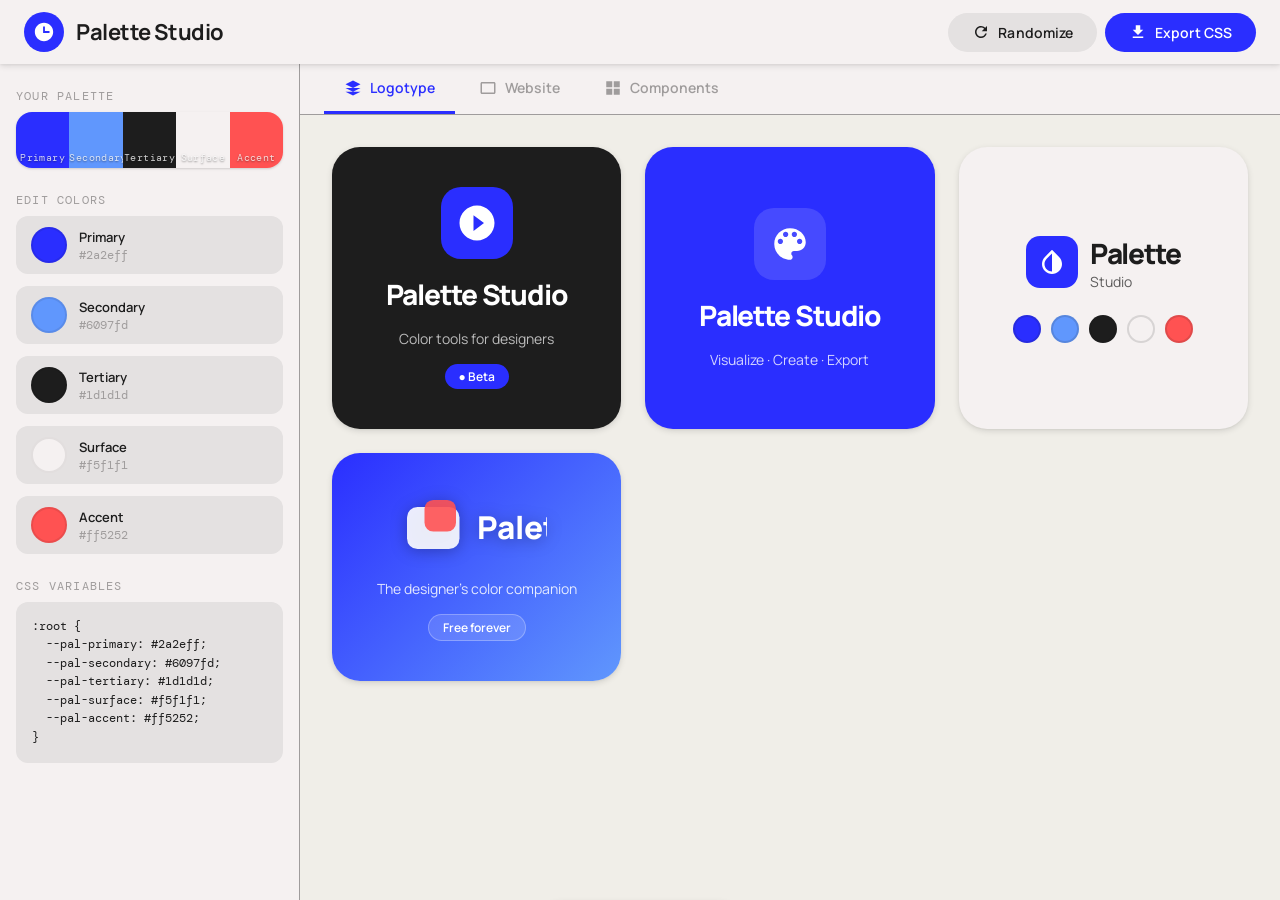
<file: test.html>
<!DOCTYPE html>
<html lang="en">
<head>
  <meta charset="UTF-8">
  <meta name="viewport" content="width=device-width, initial-scale=1.0">
  <title>Palette Studio</title>
  <link rel="preconnect" href="https://fonts.googleapis.com">
  <link rel="preconnect" href="https://fonts.gstatic.com" crossorigin>
  <link href="https://fonts.googleapis.com/css2?family=DM+Mono:ital,wght@0,400;1,500&family=Manrope:wght@200..800&display=swap" rel="stylesheet">
  <style>
    /* ── MD3 TOKENS ───────────────────────────────────────────── */
    :root {
      --md-sys-color-primary:        #2a2eff;
      --md-sys-color-on-primary:     #ffffff;
      --md-sys-color-secondary:      #6097fd;
      --md-sys-color-on-secondary:   #ffffff;
      --md-sys-color-tertiary:       #1d1d1d;
      --md-sys-color-on-tertiary:    #f5f1f1;
      --md-sys-color-surface:        #f5f1f1;
      --md-sys-color-on-surface:     #1d1d1d;
      --md-sys-color-outline:        #9f9c9c;
      --md-sys-color-surface-variant:#e4e1e1;

      --font-main:  "Manrope", sans-serif;
      --font-label: "DM Mono", monospace;

      --md-sys-shape-medium: 12px;
      --md-sys-shape-large:  28px;
      --md-sys-shape-xl:     28px;

      --elevation-1: 0 1px 2px rgba(0,0,0,.06), 0 1px 3px rgba(0,0,0,.10);
      --elevation-2: 0 1px 2px rgba(0,0,0,.04), 0 2px 6px rgba(0,0,0,.12);
      --elevation-3: 0 4px 8px rgba(0,0,0,.08), 0 2px 6px rgba(0,0,0,.10);

      /* Palette slots (controlled by user) */
      --pal-primary:   #2a2eff;
      --pal-secondary: #6097fd;
      --pal-tertiary:  #1d1d1d;
      --pal-surface:   #f5f1f1;
      --pal-accent:    #ff5252;
    }

    *, *::before, *::after { box-sizing: border-box; margin: 0; padding: 0; }

    body {
      font-family: var(--font-main);
      background: #f0eee8;
      min-height: 100vh;
      color: var(--md-sys-color-on-surface);
    }

    /* ── APP SHELL ────────────────────────────────────────────── */
    .shell {
      display: grid;
      grid-template-rows: auto 1fr;
      min-height: 100vh;
    }

    /* ── TOP APP BAR ──────────────────────────────────────────── */
    .topbar {
      background: var(--md-sys-color-surface);
      box-shadow: var(--elevation-2);
      padding: 0 1.5rem;
      height: 64px;
      display: flex;
      align-items: center;
      justify-content: space-between;
      position: sticky;
      top: 0;
      z-index: 100;
    }

    .topbar__brand {
      display: flex; align-items: center; gap: .75rem;
    }

    .topbar__icon {
      width: 40px; height: 40px; border-radius: 50%;
      background: var(--md-sys-color-primary);
      display: grid; place-items: center;
    }

    .topbar__icon svg { width: 22px; height: 22px; fill: white; }

    .topbar__title {
      font-size: 1.375rem; font-weight: 700;
      letter-spacing: -.02em;
    }

    .topbar__actions { display: flex; gap: .5rem; }

    /* ── BODY LAYOUT ──────────────────────────────────────────── */
    .body {
      display: grid;
      grid-template-columns: 300px 1fr;
      gap: 0;
      align-items: start;
    }

    /* ── SIDEBAR ──────────────────────────────────────────────── */
    .sidebar {
      background: var(--md-sys-color-surface);
      border-right: 1px solid var(--md-sys-color-outline);
      height: calc(100vh - 64px);
      overflow-y: auto;
      position: sticky;
      top: 64px;
      padding: 1.5rem 1rem;
      display: flex;
      flex-direction: column;
      gap: 1.5rem;
    }

    .sidebar__section-title {
      font-family: var(--font-label);
      font-size: .75rem;
      letter-spacing: .1em;
      text-transform: uppercase;
      color: var(--md-sys-color-outline);
      margin-bottom: .5rem;
    }

    /* ── COLOR SLOT ──────────────────────────────────────────── */
    .color-slots { display: flex; flex-direction: column; gap: .75rem; }

    .color-slot {
      display: flex;
      align-items: center;
      gap: .75rem;
      background: var(--md-sys-color-surface-variant);
      border-radius: var(--md-sys-shape-medium);
      padding: .625rem .875rem;
      cursor: pointer;
      transition: box-shadow .2s;
      border: 1.5px solid transparent;
    }

    .color-slot:hover { box-shadow: var(--elevation-2); }
    .color-slot.active { border-color: var(--md-sys-color-primary); }

    .color-slot__swatch {
      width: 36px; height: 36px;
      border-radius: 50%;
      border: 2px solid rgba(0,0,0,.08);
      flex-shrink: 0;
      transition: transform .2s;
      position: relative;
      overflow: hidden;
    }

    .color-slot:hover .color-slot__swatch { transform: scale(1.1); }

    .color-slot__swatch input[type="color"] {
      position: absolute;
      inset: -4px;
      width: calc(100% + 8px);
      height: calc(100% + 8px);
      opacity: 0;
      cursor: pointer;
      border: none;
      padding: 0;
    }

    .color-slot__info { flex: 1; min-width: 0; }
    .color-slot__name {
      font-size: .8125rem; font-weight: 600; display: block;
    }
    .color-slot__hex {
      font-family: var(--font-label);
      font-size: .75rem;
      color: var(--md-sys-color-outline);
      display: block;
      margin-top: 1px;
    }

    /* ── MD3 FILLED BUTTON ────────────────────────────────────── */
    .md-btn {
      display: inline-flex; align-items: center; gap: .5rem;
      padding: .625rem 1.5rem;
      border-radius: var(--md-sys-shape-xl);
      border: none;
      font-family: var(--font-main);
      font-size: .875rem;
      font-weight: 600;
      letter-spacing: .00625em;
      cursor: pointer;
      transition: box-shadow .2s, opacity .2s;
    }

    .md-btn--filled {
      background: var(--md-sys-color-primary);
      color: var(--md-sys-color-on-primary);
    }
    .md-btn--filled:hover { box-shadow: var(--elevation-3); opacity: .92; }

    .md-btn--tonal {
      background: var(--md-sys-color-surface-variant);
      color: var(--md-sys-color-on-surface);
    }
    .md-btn--tonal:hover { box-shadow: var(--elevation-2); }

    .md-btn--text {
      background: transparent;
      color: var(--md-sys-color-primary);
      padding: .625rem .75rem;
    }
    .md-btn--text:hover { background: rgba(42,46,255,.08); }

    /* ── NAVIGATION RAIL (tabs) ───────────────────────────────── */
    .tab-nav {
      display: flex;
      background: var(--md-sys-color-surface);
      border-bottom: 1px solid var(--md-sys-color-outline);
      padding: 0 1.5rem;
      gap: .25rem;
    }

    .tab-nav__item {
      display: flex; align-items: center; gap: .5rem;
      padding: .875rem 1.25rem;
      border: none;
      background: transparent;
      font-family: var(--font-main);
      font-size: .875rem;
      font-weight: 600;
      color: var(--md-sys-color-outline);
      cursor: pointer;
      border-bottom: 3px solid transparent;
      transition: color .2s, border-color .2s;
      position: relative;
    }

    .tab-nav__item.active {
      color: var(--md-sys-color-primary);
      border-bottom-color: var(--md-sys-color-primary);
    }

    .tab-nav__item svg { width: 18px; height: 18px; }

    /* ── CANVAS ───────────────────────────────────────────────── */
    .canvas-wrap {
      flex: 1;
      display: flex;
      flex-direction: column;
    }

    .canvas {
      padding: 2rem;
      min-height: calc(100vh - 64px - 52px);
      overflow-y: auto;
    }

    /* ── PREVIEW PANELS ───────────────────────────────────────── */
    .preview { display: none; }
    .preview.active { display: block; }

    /* ======================================================
       PREVIEW 1 — LOGOTYPE
    ====================================================== */
    .logo-preview {
      display: grid;
      gap: 1.5rem;
      grid-template-columns: repeat(auto-fit, minmax(280px, 1fr));
    }

    .logo-card {
      border-radius: var(--md-sys-shape-large);
      overflow: hidden;
      box-shadow: var(--elevation-2);
      padding: 2.5rem;
      display: flex;
      flex-direction: column;
      align-items: center;
      justify-content: center;
      gap: 1rem;
      min-height: 200px;
    }

    .logo-mark {
      width: 72px; height: 72px;
      border-radius: 20px;
      display: grid; place-items: center;
    }

    .logo-mark svg { width: 42px; height: 42px; }

    .logo-wordmark {
      font-size: 1.75rem;
      font-weight: 800;
      letter-spacing: -.04em;
    }

    .logo-tagline {
      font-size: .875rem;
      opacity: .7;
    }

    .logo-badge {
      display: inline-flex;
      align-items: center;
      gap: .375rem;
      padding: .25rem .875rem;
      border-radius: 999px;
      font-size: .75rem;
      font-weight: 600;
    }

    /* ======================================================
       PREVIEW 2 — WEBSITE
    ====================================================== */
    .site-preview {
      border-radius: var(--md-sys-shape-large);
      overflow: hidden;
      box-shadow: var(--elevation-3);
    }

    /* mini browser chrome */
    .browser-bar {
      background: #e8e8e8;
      padding: .5rem 1rem;
      display: flex;
      align-items: center;
      gap: .75rem;
    }

    .browser-dots { display: flex; gap: .375rem; }
    .browser-dot {
      width: 12px; height: 12px;
      border-radius: 50%;
    }

    .browser-url {
      flex: 1;
      background: white;
      border-radius: 999px;
      padding: .2rem .875rem;
      font-family: var(--font-label);
      font-size: .75rem;
      color: #555;
    }

    /* site nav */
    .site-nav {
      display: flex;
      align-items: center;
      justify-content: space-between;
      padding: 1rem 2rem;
    }

    .site-nav__logo { font-weight: 800; font-size: 1.125rem; }
    .site-nav__links { display: flex; gap: 1.5rem; }
    .site-nav__link { font-size: .875rem; opacity: .8; }

    /* hero section */
    .site-hero {
      padding: 4rem 2rem 3rem;
      text-align: center;
    }

    .site-hero__label {
      display: inline-block;
      padding: .25rem 1rem;
      border-radius: 999px;
      font-size: .75rem;
      font-weight: 700;
      letter-spacing: .05em;
      text-transform: uppercase;
      margin-bottom: 1.25rem;
    }

    .site-hero__h1 {
      font-size: clamp(2rem, 4vw, 3rem);
      font-weight: 800;
      line-height: 1.1;
      letter-spacing: -.03em;
      margin-bottom: 1rem;
    }

    .site-hero__sub {
      font-size: 1rem;
      opacity: .7;
      max-width: 440px;
      margin: 0 auto 2rem;
    }

    .site-hero__ctas { display: flex; gap: .75rem; justify-content: center; }

    .site-btn {
      display: inline-flex;
      align-items: center;
      gap: .5rem;
      padding: .75rem 1.75rem;
      border-radius: 999px;
      font-size: .9375rem;
      font-weight: 700;
      border: none;
      cursor: pointer;
    }

    /* feature cards */
    .site-cards {
      display: grid;
      grid-template-columns: repeat(3, 1fr);
      gap: 1rem;
      padding: 1.5rem 2rem 2.5rem;
    }

    .site-card {
      border-radius: 16px;
      padding: 1.25rem;
    }

    .site-card__icon {
      width: 40px; height: 40px;
      border-radius: 12px;
      display: grid; place-items: center;
      margin-bottom: .75rem;
    }

    .site-card__icon svg { width: 22px; height: 22px; }
    .site-card__title { font-weight: 700; font-size: .9375rem; margin-bottom: .375rem; }
    .site-card__desc { font-size: .8125rem; opacity: .7; line-height: 1.5; }

    /* ======================================================
       PREVIEW 3 — COMPONENTS
    ====================================================== */
    .comp-grid {
      display: grid;
      grid-template-columns: repeat(auto-fit, minmax(280px, 1fr));
      gap: 1.5rem;
    }

    .comp-card {
      background: white;
      border-radius: var(--md-sys-shape-large);
      padding: 1.5rem;
      box-shadow: var(--elevation-1);
    }

    .comp-card__title {
      font-family: var(--font-label);
      font-size: .6875rem;
      text-transform: uppercase;
      letter-spacing: .1em;
      color: var(--md-sys-color-outline);
      margin-bottom: 1.25rem;
      padding-bottom: .625rem;
      border-bottom: 1px solid var(--md-sys-color-outline);
    }

    /* Buttons set */
    .btn-set { display: flex; flex-wrap: wrap; gap: .625rem; }

    .c-btn {
      display: inline-flex;
      align-items: center;
      gap: .4rem;
      padding: .5rem 1.25rem;
      border-radius: 999px;
      font-size: .8125rem;
      font-weight: 600;
      border: none;
      cursor: pointer;
    }

    /* Badges */
    .badge-set { display: flex; flex-wrap: wrap; gap: .5rem; }

    .c-badge {
      display: inline-flex;
      align-items: center;
      gap: .3rem;
      padding: .25rem .75rem;
      border-radius: 999px;
      font-size: .75rem;
      font-weight: 700;
    }

    /* Input */
    .c-input-wrap { position: relative; }
    .c-input-label {
      font-size: .75rem;
      font-weight: 600;
      display: block;
      margin-bottom: .375rem;
    }

    .c-input {
      width: 100%;
      padding: .625rem 1rem;
      border-radius: 12px;
      border: 1.5px solid var(--md-sys-color-outline);
      font-family: var(--font-main);
      font-size: .875rem;
      background: var(--md-sys-color-surface);
    }

    .c-input:focus { outline: none; }

    /* Switch */
    .switch-set { display: flex; flex-direction: column; gap: .625rem; }

    .c-switch-row {
      display: flex;
      align-items: center;
      justify-content: space-between;
    }

    .c-switch-label { font-size: .875rem; font-weight: 500; }

    .c-switch {
      width: 48px; height: 28px;
      border-radius: 999px;
      position: relative;
      cursor: pointer;
      border: 2px solid;
      transition: background .25s, border-color .25s;
    }

    .c-switch__thumb {
      position: absolute;
      top: 50%;
      transform: translateY(-50%);
      width: 20px; height: 20px;
      border-radius: 50%;
      background: white;
      transition: left .25s, width .2s;
      left: 2px;
    }

    .c-switch.on .c-switch__thumb { left: calc(100% - 22px); }

    /* Progress */
    .c-progress-wrap { display: flex; flex-direction: column; gap: .75rem; }

    .c-progress-label { font-size: .8125rem; font-weight: 500; display: flex; justify-content: space-between; }

    .c-progress-bar {
      height: 8px;
      border-radius: 999px;
      overflow: hidden;
      background: var(--md-sys-color-surface-variant);
    }

    .c-progress-fill {
      height: 100%;
      border-radius: 999px;
      transition: width .4s;
    }

    /* Avatar group */
    .avatar-group { display: flex; gap: .5rem; flex-wrap: wrap; }

    .c-avatar {
      width: 44px; height: 44px;
      border-radius: 50%;
      display: grid; place-items: center;
      font-weight: 700; font-size: .875rem;
      border: 2px solid white;
    }

    /* Alert card */
    .c-alert {
      display: flex;
      gap: .75rem;
      padding: .875rem 1rem;
      border-radius: 12px;
      margin-bottom: .625rem;
    }

    .c-alert__icon { flex-shrink: 0; }
    .c-alert__icon svg { width: 20px; height: 20px; }
    .c-alert__title { font-size: .875rem; font-weight: 700; }
    .c-alert__body { font-size: .8125rem; opacity: .8; margin-top: .125rem; }

    /* ── PALETTE DISPLAY ──────────────────────────────────────── */
    .palette-strip {
      display: flex;
      border-radius: 16px;
      overflow: hidden;
      height: 56px;
      box-shadow: var(--elevation-1);
    }

    .palette-strip__swatch {
      flex: 1;
      position: relative;
      cursor: pointer;
    }

    .palette-strip__name {
      position: absolute;
      bottom: 4px;
      left: 0; right: 0;
      text-align: center;
      font-family: var(--font-label);
      font-size: .6rem;
      color: rgba(255,255,255,.8);
      text-shadow: 0 1px 2px rgba(0,0,0,.4);
      letter-spacing: .04em;
    }

    /* ── EXPORT CHIP AREA ─────────────────────────────────────── */
    .export-area {
      margin-top: .5rem;
      background: var(--md-sys-color-surface-variant);
      border-radius: var(--md-sys-shape-medium);
      padding: 1rem;
    }

    .export-code {
      font-family: var(--font-label);
      font-size: .72rem;
      line-height: 1.6;
      white-space: pre;
      overflow-x: auto;
      color: var(--md-sys-color-on-surface);
    }

    /* scrollbar */
    ::-webkit-scrollbar { width: 6px; height: 6px; }
    ::-webkit-scrollbar-track { background: transparent; }
    ::-webkit-scrollbar-thumb { background: var(--md-sys-color-outline); border-radius: 3px; }

    /* ── TOAST ────────────────────────────────────────────────── */
    .toast {
      position: fixed;
      bottom: 2rem;
      left: 50%;
      transform: translateX(-50%) translateY(80px);
      background: var(--md-sys-color-on-surface);
      color: var(--md-sys-color-surface);
      padding: .875rem 1.5rem;
      border-radius: 12px;
      font-size: .875rem;
      font-weight: 600;
      box-shadow: var(--elevation-3);
      transition: transform .35s cubic-bezier(.34,1.56,.64,1);
      z-index: 999;
      white-space: nowrap;
    }

    .toast.show { transform: translateX(-50%) translateY(0); }

    @media (max-width: 700px) {
      .body { grid-template-columns: 1fr; }
      .sidebar {
        height: auto;
        position: static;
        border-right: none;
        border-bottom: 1px solid var(--md-sys-color-outline);
      }
      .site-cards { grid-template-columns: 1fr; }
    }
  </style>
</head>
<body>

<div class="shell">

  <!-- ── TOP APP BAR ── -->
  <header class="topbar">
    <div class="topbar__brand">
      <div class="topbar__icon">
        <svg viewBox="0 0 24 24"><path d="M12 2C6.48 2 2 6.48 2 12s4.48 10 10 10 10-4.48 10-10S17.52 2 12 2zm-1 4h2v5h5v2h-7V6z"/></svg>
      </div>
      <span class="topbar__title">Palette Studio</span>
    </div>
    <div class="topbar__actions">
      <button class="md-btn md-btn--tonal" id="randomBtn">
        <svg width="18" height="18" viewBox="0 0 24 24" fill="currentColor">
          <path d="M17.65 6.35A7.958 7.958 0 0012 4C7.58 4 4 7.58 4 12s3.58 8 8 8c3.73 0 6.84-2.55 7.73-6h-2.08A5.99 5.99 0 0112 18c-3.31 0-6-2.69-6-6s2.69-6 6-6c1.66 0 3.14.69 4.22 1.78L13 11h7V4l-2.35 2.35z"/>
        </svg>
        Randomize
      </button>
      <button class="md-btn md-btn--filled" id="exportBtn">
        <svg width="18" height="18" viewBox="0 0 24 24" fill="currentColor">
          <path d="M19 9h-4V3H9v6H5l7 7 7-7zM5 18v2h14v-2H5z"/>
        </svg>
        Export CSS
      </button>
    </div>
  </header>

  <!-- ── BODY ── -->
  <div class="body">

    <!-- ── SIDEBAR ── -->
    <aside class="sidebar">

      <div>
        <p class="sidebar__section-title">Your Palette</p>
        <div class="palette-strip" id="paletteStrip">
          <div class="palette-strip__swatch" data-slot="0" style="background:var(--pal-primary)">
            <span class="palette-strip__name">Primary</span>
          </div>
          <div class="palette-strip__swatch" data-slot="1" style="background:var(--pal-secondary)">
            <span class="palette-strip__name">Secondary</span>
          </div>
          <div class="palette-strip__swatch" data-slot="2" style="background:var(--pal-tertiary)">
            <span class="palette-strip__name">Tertiary</span>
          </div>
          <div class="palette-strip__swatch" data-slot="3" style="background:var(--pal-surface)">
            <span class="palette-strip__name">Surface</span>
          </div>
          <div class="palette-strip__swatch" data-slot="4" style="background:var(--pal-accent)">
            <span class="palette-strip__name">Accent</span>
          </div>
        </div>
      </div>

      <div>
        <p class="sidebar__section-title">Edit Colors</p>
        <div class="color-slots" id="colorSlots">
          <!-- generated by JS -->
        </div>
      </div>

      <div>
        <p class="sidebar__section-title">CSS Variables</p>
        <div class="export-area">
          <pre class="export-code" id="cssCode"></pre>
        </div>
      </div>

    </aside>

    <!-- ── CANVAS ── -->
    <div class="canvas-wrap">

      <!-- tab nav -->
      <nav class="tab-nav">
        <button class="tab-nav__item active" data-tab="logo">
          <svg viewBox="0 0 24 24" fill="currentColor"><path d="M12 2L2 7l10 5 10-5-10-5zM2 17l10 5 10-5M2 12l10 5 10-5"/></svg>
          Logotype
        </button>
        <button class="tab-nav__item" data-tab="website">
          <svg viewBox="0 0 24 24" fill="currentColor"><path d="M20 4H4c-1.1 0-2 .9-2 2v12c0 1.1.9 2 2 2h16c1.1 0 2-.9 2-2V6c0-1.1-.9-2-2-2zm0 14H4V6h16v12z"/></svg>
          Website
        </button>
        <button class="tab-nav__item" data-tab="components">
          <svg viewBox="0 0 24 24" fill="currentColor"><path d="M3 3h8v8H3V3zm10 0h8v8h-8V3zM3 13h8v8H3v-8zm10 0h8v8h-8v-8z"/></svg>
          Components
        </button>
      </nav>

      <div class="canvas">

        <!-- ── LOGO PREVIEW ── -->
        <div class="preview active" id="preview-logo">
          <div class="logo-preview" id="logoPreview"></div>
        </div>

        <!-- ── WEBSITE PREVIEW ── -->
        <div class="preview" id="preview-website">
          <div class="site-preview" id="sitePreview"></div>
        </div>

        <!-- ── COMPONENTS PREVIEW ── -->
        <div class="preview" id="preview-components">
          <div class="comp-grid" id="compPreview"></div>
        </div>

      </div>
    </div>
  </div>
</div>

<div class="toast" id="toast">Copied to clipboard!</div>

<script>
/* ═══════════════════════════════════════════════════════════
   PALETTE STUDIO — JS
═══════════════════════════════════════════════════════════ */

const PALETTE = [
  { key: '--pal-primary',   label: 'Primary',   value: '#2a2eff' },
  { key: '--pal-secondary', label: 'Secondary',  value: '#6097fd' },
  { key: '--pal-tertiary',  label: 'Tertiary',   value: '#1d1d1d' },
  { key: '--pal-surface',   label: 'Surface',    value: '#f5f1f1' },
  { key: '--pal-accent',    label: 'Accent',     value: '#ff5252' },
];

const root = document.documentElement;

/* ── HELPERS ──────────────────────────────────────────────── */
function hexToRgb(hex) {
  const r = parseInt(hex.slice(1,3),16);
  const g = parseInt(hex.slice(3,5),16);
  const b = parseInt(hex.slice(5,7),16);
  return { r, g, b };
}

function luminance(hex) {
  const { r, g, b } = hexToRgb(hex);
  const sRGB = [r,g,b].map(v => {
    v /= 255;
    return v <= .03928 ? v/12.92 : Math.pow((v+.055)/1.055, 2.4);
  });
  return .2126*sRGB[0] + .7152*sRGB[1] + .0722*sRGB[2];
}

function contrastColor(hex) {
  return luminance(hex) > .35 ? '#1d1d1d' : '#ffffff';
}

function lighten(hex, amount=.25) {
  let { r, g, b } = hexToRgb(hex);
  r = Math.min(255, Math.round(r + (255-r)*amount));
  g = Math.min(255, Math.round(g + (255-g)*amount));
  b = Math.min(255, Math.round(b + (255-b)*amount));
  return `#${r.toString(16).padStart(2,'0')}${g.toString(16).padStart(2,'0')}${b.toString(16).padStart(2,'0')}`;
}

function darken(hex, amount=.2) {
  let { r, g, b } = hexToRgb(hex);
  r = Math.max(0, Math.round(r*(1-amount)));
  g = Math.max(0, Math.round(g*(1-amount)));
  b = Math.max(0, Math.round(b*(1-amount)));
  return `#${r.toString(16).padStart(2,'0')}${g.toString(16).padStart(2,'0')}${b.toString(16).padStart(2,'0')}`;
}

function randomHex() {
  return '#'+Math.floor(Math.random()*0xffffff).toString(16).padStart(6,'0');
}

/* ── APPLY PALETTE TO ROOT ────────────────────────────────── */
function applyPalette() {
  PALETTE.forEach(p => root.style.setProperty(p.key, p.value));
  updateStrip();
  updateSlotSwatches();
  updateCSSCode();
  renderAll();
}

/* ── SIDEBAR SLOTS ────────────────────────────────────────── */
function buildSlots() {
  const container = document.getElementById('colorSlots');
  container.innerHTML = '';

  PALETTE.forEach((p, i) => {
    const slot = document.createElement('div');
    slot.className = 'color-slot';
    slot.innerHTML = `
      <div class="color-slot__swatch" style="background:${p.value}">
        <input type="color" value="${p.value}" data-index="${i}">
      </div>
      <div class="color-slot__info">
        <span class="color-slot__name">${p.label}</span>
        <span class="color-slot__hex" data-hex="${i}">${p.value}</span>
      </div>
    `;
    container.appendChild(slot);

    const input = slot.querySelector('input[type=color]');
    input.addEventListener('input', e => {
      PALETTE[i].value = e.target.value;
      slot.querySelector('.color-slot__swatch').style.background = e.target.value;
      applyPalette();
    });
  });
}

function updateSlotSwatches() {
  document.querySelectorAll('[data-index]').forEach(input => {
    const i = +input.dataset.index;
    input.value = PALETTE[i].value;
    input.parentElement.style.background = PALETTE[i].value;
    document.querySelector(`[data-hex="${i}"]`).textContent = PALETTE[i].value;
  });
}

function updateStrip() {
  const keys = ['primary','secondary','tertiary','surface','accent'];
  document.querySelectorAll('.palette-strip__swatch').forEach((s, i) => {
    s.style.background = PALETTE[i].value;
  });
}

function updateCSSCode() {
  const lines = PALETTE.map(p => `  ${p.key}: ${p.value};`).join('\n');
  document.getElementById('cssCode').textContent = `:root {\n${lines}\n}`;
}

/* ── RENDER PREVIEWS ──────────────────────────────────────── */
function renderAll() {
  renderLogo();
  renderSite();
  renderComponents();
}

/* ── 1. LOGOTYPE ──────────────────────────────────────────── */
function renderLogo() {
  const [primary, secondary, tertiary, surface, accent] = PALETTE.map(p => p.value);
  const onPrimary   = contrastColor(primary);
  const onSecondary = contrastColor(secondary);
  const onTertiary  = contrastColor(tertiary);
  const onSurface   = contrastColor(surface);

  const container = document.getElementById('logoPreview');
  container.innerHTML = `
    <!-- Card 1: Dark bg -->
    <div class="logo-card" style="background:${tertiary}; color:${onTertiary}">
      <div class="logo-mark" style="background:${primary}">
        <svg viewBox="0 0 24 24" fill="${onPrimary}"><path d="M12 2C6.48 2 2 6.48 2 12s4.48 10 10 10 10-4.48 10-10S17.52 2 12 2zm-2 14.5v-9l6 4.5-6 4.5z"/></svg>
      </div>
      <span class="logo-wordmark">Palette Studio</span>
      <span class="logo-tagline">Color tools for designers</span>
      <span class="logo-badge" style="background:${primary}; color:${onPrimary}">
        ● Beta
      </span>
    </div>

    <!-- Card 2: Primary bg -->
    <div class="logo-card" style="background:${primary}; color:${onPrimary}">
      <div class="logo-mark" style="background:${onPrimary}22">
        <svg viewBox="0 0 24 24" fill="${onPrimary}"><path d="M12 3c-4.97 0-9 4.03-9 9s4.03 9 9 9c.83 0 1.5-.67 1.5-1.5 0-.39-.15-.74-.39-1.01-.23-.26-.38-.61-.38-.99 0-.83.67-1.5 1.5-1.5H16c2.76 0 5-2.24 5-5 0-4.42-4.03-8-9-8zm-5.5 9c-.83 0-1.5-.67-1.5-1.5S5.67 9 6.5 9 8 9.67 8 10.5 7.33 12 6.5 12zm3-4C8.67 8 8 7.33 8 6.5S8.67 5 9.5 5s1.5.67 1.5 1.5S10.33 8 9.5 8zm5 0c-.83 0-1.5-.67-1.5-1.5S13.67 5 14.5 5s1.5.67 1.5 1.5S15.33 8 14.5 8zm3 4c-.83 0-1.5-.67-1.5-1.5S16.67 9 17.5 9s1.5.67 1.5 1.5-.67 1.5-1.5 1.5z"/></svg>
      </div>
      <span class="logo-wordmark">Palette Studio</span>
      <span class="logo-tagline" style="opacity:.8">Visualize · Create · Export</span>
    </div>

    <!-- Card 3: Light/surface bg -->
    <div class="logo-card" style="background:${surface}; color:${onSurface}">
      <div style="display:flex;align-items:center;gap:.75rem">
        <div class="logo-mark" style="background:${primary};width:52px;height:52px;border-radius:14px">
          <svg viewBox="0 0 24 24" fill="${onPrimary}" style="width:30px;height:30px"><path d="M17.66 7.93L12 2.27 6.34 7.93c-3.12 3.12-3.12 8.19 0 11.31C7.9 20.8 9.95 21.58 12 21.58c2.05 0 4.1-.78 5.66-2.34 3.12-3.12 3.12-8.19 0-11.31zM12 19.59c-1.6 0-3.11-.62-4.24-1.76C6.62 16.69 6 15.19 6 13.59s.62-3.11 1.76-4.24L12 5.1v14.49z"/></svg>
        </div>
        <div>
          <div class="logo-wordmark">Palette</div>
          <div class="logo-tagline">Studio</div>
        </div>
      </div>
      <div style="display:flex;gap:.625rem;margin-top:.5rem">
        ${PALETTE.map(p=>`<div style="width:28px;height:28px;border-radius:50%;background:${p.value};border:2px solid ${onSurface}22"></div>`).join('')}
      </div>
    </div>

    <!-- Card 4: Gradient accent -->
    <div class="logo-card" style="background:linear-gradient(135deg,${primary},${secondary}); color:${onPrimary}">
      <svg viewBox="0 0 80 40" width="140" style="filter:drop-shadow(0 2px 8px rgba(0,0,0,.3))">
        <rect x="0" y="8" width="30" height="24" rx="6" fill="${onPrimary}" opacity=".9"/>
        <rect x="10" y="4" width="18" height="18" rx="5" fill="${accent}" opacity=".9"/>
        <text x="40" y="26" font-family="Manrope,sans-serif" font-weight="800" font-size="18" fill="${onPrimary}">Palette</text>
      </svg>
      <span class="logo-tagline" style="color:${onPrimary};opacity:.85">The designer's color companion</span>
      <span class="logo-badge" style="background:${onPrimary}22; color:${onPrimary}; border:1px solid ${onPrimary}44">
        Free forever
      </span>
    </div>
  `;
}

/* ── 2. WEBSITE ───────────────────────────────────────────── */
function renderSite() {
  const [primary, secondary, tertiary, surface, accent] = PALETTE.map(p => p.value);
  const onPrimary = contrastColor(primary);
  const onSurface = contrastColor(surface);
  const onTertiary = contrastColor(tertiary);
  const lightPrimary = lighten(primary, .92);

  document.getElementById('sitePreview').innerHTML = `
    <!-- browser chrome -->
    <div class="browser-bar">
      <div class="browser-dots">
        <div class="browser-dot" style="background:#ff5f57"></div>
        <div class="browser-dot" style="background:#febc2e"></div>
        <div class="browser-dot" style="background:#28c840"></div>
      </div>
      <div class="browser-url">palettestudio.design</div>
    </div>

    <!-- site wrapper -->
    <div style="background:${surface};color:${onSurface}">

      <!-- nav -->
      <div class="site-nav" style="border-bottom:1px solid ${onSurface}11">
        <div class="site-nav__logo" style="color:${primary}">Palette Studio</div>
        <div class="site-nav__links">
          <a class="site-nav__link" style="color:${onSurface}">Features</a>
          <a class="site-nav__link" style="color:${onSurface}">Templates</a>
          <a class="site-nav__link" style="color:${onSurface}">Pricing</a>
        </div>
        <div style="display:flex;gap:.5rem">
          <div class="site-btn" style="background:transparent;color:${primary};border:1.5px solid ${primary};padding:.5rem 1.25rem;font-size:.8125rem">Log in</div>
          <div class="site-btn" style="background:${primary};color:${onPrimary};font-size:.8125rem">Get started</div>
        </div>
      </div>

      <!-- hero -->
      <div class="site-hero" style="background:linear-gradient(180deg,${lighten(primary,.94)} 0%,${surface} 100%)">
        <span class="site-hero__label" style="background:${primary}18;color:${primary}">
          ✦ Color Design Tool
        </span>
        <h1 class="site-hero__h1" style="color:${tertiary}">
          Beautiful palettes,<br>
          <span style="color:${primary}">instantly.</span>
        </h1>
        <p class="site-hero__sub" style="color:${onSurface}">
          Pick your colors, preview them on real UI templates, and export clean CSS variables in seconds.
        </p>
        <div class="site-hero__ctas">
          <div class="site-btn" style="background:${primary};color:${onPrimary}">
            Start for free →
          </div>
          <div class="site-btn" style="background:transparent;color:${onSurface};border:1.5px solid ${onSurface}33">
            View examples
          </div>
        </div>
      </div>

      <!-- cards -->
      <div class="site-cards">
        <div class="site-card" style="background:${tertiary};color:${onTertiary}">
          <div class="site-card__icon" style="background:${primary}">
            <svg viewBox="0 0 24 24" fill="${onPrimary}"><path d="M12 3c-4.97 0-9 4.03-9 9s4.03 9 9 9c.83 0 1.5-.67 1.5-1.5 0-.39-.15-.74-.39-1.01-.23-.26-.38-.61-.38-.99 0-.83.67-1.5 1.5-1.5H16c2.76 0 5-2.24 5-5 0-4.42-4.03-8-9-8zm-5.5 9c-.83 0-1.5-.67-1.5-1.5S5.67 9 6.5 9 8 9.67 8 10.5 7.33 12 6.5 12zm3-4C8.67 8 8 7.33 8 6.5S8.67 5 9.5 5s1.5.67 1.5 1.5S10.33 8 9.5 8zm5 0c-.83 0-1.5-.67-1.5-1.5S13.67 5 14.5 5s1.5.67 1.5 1.5S15.33 8 14.5 8zm3 4c-.83 0-1.5-.67-1.5-1.5S16.67 9 17.5 9s1.5.67 1.5 1.5-.67 1.5-1.5 1.5z"/></svg>
          </div>
          <div class="site-card__title">Smart Palette</div>
          <div class="site-card__desc" style="color:${onTertiary}">Generate harmonious color palettes with a single click.</div>
        </div>

        <div class="site-card" style="background:${lighten(primary,.9)};color:${onSurface}">
          <div class="site-card__icon" style="background:${primary}">
            <svg viewBox="0 0 24 24" fill="${onPrimary}"><path d="M19 3H5c-1.1 0-2 .9-2 2v14c0 1.1.9 2 2 2h14c1.1 0 2-.9 2-2V5c0-1.1-.9-2-2-2zM9 17H7v-7h2v7zm4 0h-2V7h2v10zm4 0h-2v-4h2v4z"/></svg>
          </div>
          <div class="site-card__title">Live Preview</div>
          <div class="site-card__desc">See your palette applied to real UI components instantly.</div>
        </div>

        <div class="site-card" style="background:${accent};color:${contrastColor(accent)}">
          <div class="site-card__icon" style="background:${contrastColor(accent)}22">
            <svg viewBox="0 0 24 24" fill="${contrastColor(accent)}"><path d="M19 9h-4V3H9v6H5l7 7 7-7zM5 18v2h14v-2H5z"/></svg>
          </div>
          <div class="site-card__title">Export CSS</div>
          <div class="site-card__desc" style="color:${contrastColor(accent)}">One-click export as CSS custom properties. Clean, minimal, ready to paste.</div>
        </div>
      </div>
    </div>
  `;
}

/* ── 3. COMPONENTS ────────────────────────────────────────── */
function renderComponents() {
  const [primary, secondary, tertiary, surface, accent] = PALETTE.map(p => p.value);
  const onPrimary   = contrastColor(primary);
  const onSecondary = contrastColor(secondary);
  const onTertiary  = contrastColor(tertiary);
  const onSurface   = contrastColor(surface);
  const onAccent    = contrastColor(accent);

  document.getElementById('compPreview').innerHTML = `

    <!-- BUTTONS -->
    <div class="comp-card">
      <div class="comp-card__title">Buttons</div>
      <div class="btn-set">
        <button class="c-btn" style="background:${primary};color:${onPrimary}">
          Filled
        </button>
        <button class="c-btn" style="background:${lighten(primary,.85)};color:${primary}">
          Tonal
        </button>
        <button class="c-btn" style="background:transparent;color:${primary};border:1.5px solid ${primary}">
          Outlined
        </button>
        <button class="c-btn" style="background:${tertiary};color:${onTertiary}">
          Dark
        </button>
        <button class="c-btn" style="background:${accent};color:${onAccent}">
          ⚡ Accent
        </button>
        <button class="c-btn" style="background:${surface};color:${onSurface};border:1px solid ${onSurface}22">
          Ghost
        </button>
      </div>
    </div>

    <!-- BADGES -->
    <div class="comp-card">
      <div class="comp-card__title">Badges & Chips</div>
      <div class="badge-set">
        <span class="c-badge" style="background:${primary};color:${onPrimary}">Primary</span>
        <span class="c-badge" style="background:${secondary};color:${onSecondary}">Secondary</span>
        <span class="c-badge" style="background:${accent};color:${onAccent}">New</span>
        <span class="c-badge" style="background:${lighten(primary,.85)};color:${primary}">Beta</span>
        <span class="c-badge" style="background:${tertiary};color:${onTertiary}">Dark</span>
        <span class="c-badge" style="background:transparent;color:${primary};border:1.5px solid ${primary}">Outlined</span>
        <span class="c-badge" style="background:${lighten(accent,.88)};color:${darken(accent,.2)}">● Active</span>
      </div>
    </div>

    <!-- INPUTS -->
    <div class="comp-card">
      <div class="comp-card__title">Inputs</div>
      <div style="display:flex;flex-direction:column;gap:.875rem">
        <div>
          <label class="c-input-label" style="color:${primary}">Email address</label>
          <input class="c-input" type="text" placeholder="hello@palette.studio"
            style="border-color:${primary};color:${onSurface};background:${lighten(primary,.96)}">
        </div>
        <div>
          <label class="c-input-label" style="color:${onSurface}99">Password</label>
          <input class="c-input" type="text" placeholder="••••••••"
            style="border-color:${onSurface}33;color:${onSurface}">
        </div>
        <button class="c-btn" style="background:${primary};color:${onPrimary};width:100%;justify-content:center;padding:.625rem">
          Sign in
        </button>
      </div>
    </div>

    <!-- SWITCHES -->
    <div class="comp-card">
      <div class="comp-card__title">Toggle Switches</div>
      <div class="switch-set">
        <div class="c-switch-row">
          <span class="c-switch-label">Notifications</span>
          <div class="c-switch on" style="background:${primary};border-color:${primary}">
            <div class="c-switch__thumb"></div>
          </div>
        </div>
        <div class="c-switch-row">
          <span class="c-switch-label">Dark mode</span>
          <div class="c-switch" style="background:${surface};border-color:${onSurface}44">
            <div class="c-switch__thumb" style="background:${onSurface}66;left:2px"></div>
          </div>
        </div>
        <div class="c-switch-row">
          <span class="c-switch-label">Auto-save</span>
          <div class="c-switch on" style="background:${secondary};border-color:${secondary}">
            <div class="c-switch__thumb"></div>
          </div>
        </div>
        <div class="c-switch-row">
          <span class="c-switch-label">Beta features</span>
          <div class="c-switch on" style="background:${accent};border-color:${accent}">
            <div class="c-switch__thumb"></div>
          </div>
        </div>
      </div>
    </div>

    <!-- PROGRESS -->
    <div class="comp-card">
      <div class="comp-card__title">Progress Bars</div>
      <div class="c-progress-wrap">
        <div>
          <div class="c-progress-label"><span>Primary</span><span>72%</span></div>
          <div class="c-progress-bar">
            <div class="c-progress-fill" style="width:72%;background:${primary}"></div>
          </div>
        </div>
        <div>
          <div class="c-progress-label"><span>Secondary</span><span>45%</span></div>
          <div class="c-progress-bar">
            <div class="c-progress-fill" style="width:45%;background:${secondary}"></div>
          </div>
        </div>
        <div>
          <div class="c-progress-label"><span>Accent</span><span>88%</span></div>
          <div class="c-progress-bar">
            <div class="c-progress-fill" style="width:88%;background:${accent}"></div>
          </div>
        </div>
        <div>
          <div class="c-progress-label"><span>Tertiary</span><span>30%</span></div>
          <div class="c-progress-bar">
            <div class="c-progress-fill" style="width:30%;background:${tertiary}"></div>
          </div>
        </div>
      </div>
    </div>

    <!-- AVATARS -->
    <div class="comp-card">
      <div class="comp-card__title">Avatars</div>
      <div class="avatar-group">
        <div class="c-avatar" style="background:${primary};color:${onPrimary}">JD</div>
        <div class="c-avatar" style="background:${secondary};color:${onSecondary}">SK</div>
        <div class="c-avatar" style="background:${tertiary};color:${onTertiary}">AL</div>
        <div class="c-avatar" style="background:${accent};color:${onAccent}">MR</div>
        <div class="c-avatar" style="background:${lighten(primary,.8)};color:${primary}">+4</div>
      </div>
      <div style="margin-top:1rem;display:flex;gap:.625rem">
        <div class="c-avatar" style="background:${primary};color:${onPrimary};width:56px;height:56px;font-size:1.125rem">A</div>
        <div>
          <div style="font-weight:700;font-size:.9375rem">Alex Rivera</div>
          <div style="font-size:.8125rem;color:${primary}">Product Designer</div>
          <div style="font-size:.75rem;opacity:.6;margin-top:.125rem">palettestudio.design</div>
        </div>
      </div>
    </div>

    <!-- ALERTS -->
    <div class="comp-card">
      <div class="comp-card__title">Alerts</div>
      <div class="c-alert" style="background:${lighten(primary,.9)};color:${onSurface}">
        <div class="c-alert__icon">
          <svg viewBox="0 0 24 24" fill="${primary}" width="20" height="20"><path d="M12 2C6.48 2 2 6.48 2 12s4.48 10 10 10 10-4.48 10-10S17.52 2 12 2zm1 15h-2v-6h2v6zm0-8h-2V7h2v2z"/></svg>
        </div>
        <div>
          <div class="c-alert__title">Palette saved</div>
          <div class="c-alert__body">Your palette has been exported successfully.</div>
        </div>
      </div>
      <div class="c-alert" style="background:${lighten(accent,.9)};color:${onSurface}">
        <div class="c-alert__icon">
          <svg viewBox="0 0 24 24" fill="${accent}" width="20" height="20"><path d="M1 21h22L12 2 1 21zm12-3h-2v-2h2v2zm0-4h-2v-4h2v4z"/></svg>
        </div>
        <div>
          <div class="c-alert__title">Low contrast detected</div>
          <div class="c-alert__body">Some color combinations may not meet WCAG AA.</div>
        </div>
      </div>
      <div class="c-alert" style="background:${tertiary};color:${onTertiary}">
        <div class="c-alert__icon">
          <svg viewBox="0 0 24 24" fill="${onTertiary}" width="20" height="20"><path d="M12 2C6.48 2 2 6.48 2 12s4.48 10 10 10 10-4.48 10-10S17.52 2 12 2zm-2 14.5v-9l6 4.5-6 4.5z"/></svg>
        </div>
        <div>
          <div class="c-alert__title">New template available</div>
          <div class="c-alert__body">Dashboard template just launched.</div>
        </div>
      </div>
    </div>

    <!-- CARD / PRODUCT -->
    <div class="comp-card">
      <div class="comp-card__title">Product Card</div>
      <div style="border-radius:16px;overflow:hidden;border:1px solid ${onSurface}11;box-shadow:0 2px 8px ${onSurface}0a">
        <div style="background:linear-gradient(135deg,${primary},${secondary});height:120px;display:grid;place-items:center">
          <svg viewBox="0 0 24 24" fill="${onPrimary}" width="48" height="48"><path d="M12 3c-4.97 0-9 4.03-9 9s4.03 9 9 9c.83 0 1.5-.67 1.5-1.5 0-.39-.15-.74-.39-1.01-.23-.26-.38-.61-.38-.99 0-.83.67-1.5 1.5-1.5H16c2.76 0 5-2.24 5-5 0-4.42-4.03-8-9-8zm-5.5 9c-.83 0-1.5-.67-1.5-1.5S5.67 9 6.5 9 8 9.67 8 10.5 7.33 12 6.5 12zm3-4C8.67 8 8 7.33 8 6.5S8.67 5 9.5 5s1.5.67 1.5 1.5S10.33 8 9.5 8zm5 0c-.83 0-1.5-.67-1.5-1.5S13.67 5 14.5 5s1.5.67 1.5 1.5S15.33 8 14.5 8zm3 4c-.83 0-1.5-.67-1.5-1.5S16.67 9 17.5 9s1.5.67 1.5 1.5-.67 1.5-1.5 1.5z"/></svg>
        </div>
        <div style="padding:1rem">
          <div style="display:flex;align-items:center;justify-content:space-between;margin-bottom:.5rem">
            <span style="font-weight:700">Palette Studio Pro</span>
            <span class="c-badge" style="background:${accent};color:${onAccent}">New</span>
          </div>
          <div style="font-size:.8125rem;opacity:.7;margin-bottom:.875rem">All templates, unlimited exports, and priority support.</div>
          <div style="display:flex;align-items:center;justify-content:space-between">
            <span style="font-weight:800;font-size:1.125rem;color:${primary}">$9 / mo</span>
            <button class="c-btn" style="background:${primary};color:${onPrimary};font-size:.8125rem;padding:.5rem 1.125rem">Upgrade</button>
          </div>
        </div>
      </div>
    </div>

  `;
}

/* ── TABS ─────────────────────────────────────────────────── */
document.querySelectorAll('.tab-nav__item').forEach(btn => {
  btn.addEventListener('click', () => {
    document.querySelectorAll('.tab-nav__item').forEach(b => b.classList.remove('active'));
    document.querySelectorAll('.preview').forEach(p => p.classList.remove('active'));
    btn.classList.add('active');
    document.getElementById('preview-' + btn.dataset.tab).classList.add('active');
  });
});

/* ── RANDOMIZE ────────────────────────────────────────────── */
document.getElementById('randomBtn').addEventListener('click', () => {
  const hues = Array.from({length: 5}, () => Math.floor(Math.random()*360));
  const generate = (h, s=65, l=50) => {
    const a = s/100, ll = l/100;
    const f = n => {
      const k = (n+h/30)%12;
      const color = ll - a*Math.max(Math.min(k-3,9-k,1),-1);
      return Math.round(255*color).toString(16).padStart(2,'0');
    };
    return `#${f(0)}${f(8)}${f(4)}`;
  };
  const base = hues[0];
  PALETTE[0].value = generate(base, 80, 48);
  PALETTE[1].value = generate((base+30)%360, 70, 60);
  PALETTE[2].value = generate((base+180)%360, 20, 15);
  PALETTE[3].value = generate(base, 10, 96);
  PALETTE[4].value = generate((base+120)%360, 85, 55);

  buildSlots();
  applyPalette();
});

/* ── EXPORT ───────────────────────────────────────────────── */
document.getElementById('exportBtn').addEventListener('click', () => {
  const lines = PALETTE.map(p => `  ${p.key}: ${p.value};`).join('\n');
  const css = `:root {\n${lines}\n}`;
  navigator.clipboard.writeText(css).then(() => showToast('CSS copied to clipboard!')).catch(() => {
    showToast('Copy failed — see sidebar');
  });
});

function showToast(msg) {
  const t = document.getElementById('toast');
  t.textContent = msg;
  t.classList.add('show');
  setTimeout(() => t.classList.remove('show'), 2800);
}

/* ── INIT ─────────────────────────────────────────────────── */
buildSlots();
applyPalette();
</script>
</body>
</html>
</file>
